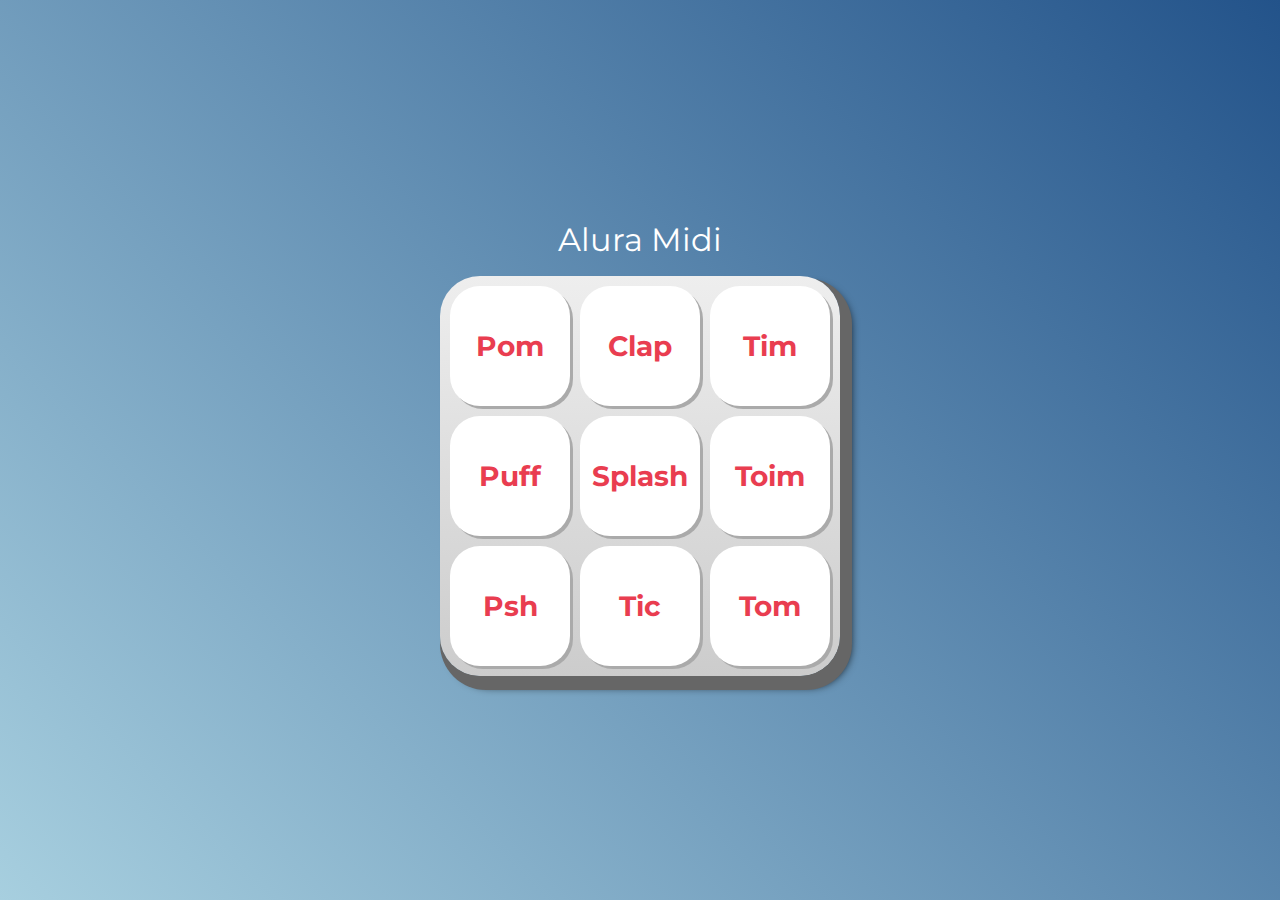
<file: index.html>
<!DOCTYPE html>
<html lang="pt-BR">
<head>
    <meta charset="UTF-8">
    <meta http-equiv="X-UA-Compatible" content="IE=edge">
    <meta name="viewport" content="width=device-width, initial-scale=1.0">

    <title>Alura MIDI</title>

    <link rel="preconnect" href="https://fonts.googleapis.com">
    <link rel="preconnect" href="https://fonts.gstatic.com" crossorigin>
    <link href="https://fonts.googleapis.com/css2?family=Montserrat:wght@500;600&display=swap" rel="stylesheet">

    <link rel="icon" type="image/png" href="images/bateria.png">
    <link rel="stylesheet" href="css/reset.css">
    <link rel="stylesheet" href="css/estilos.css">

</head>
<body>

    <h1>Alura Midi</h1>

    <section class="teclado">
        <button class="tecla tecla_pom">Pom</button>
        <button class="tecla tecla_clap">Clap</button>
        <button class="tecla tecla_tim">Tim</button>

        <button class="tecla tecla_puff">Puff</button>
        <button class="tecla tecla_splash">Splash</button>
        <button class="tecla tecla_toim">Toim</button>

        <button class="tecla tecla_psh">Psh</button>
        <button class="tecla tecla_tic">Tic</button>
        <button class="tecla tecla_tom">Tom</button>
    </section>

    <audio src="sounds/keyq.wav" id="som_tecla_pom"></audio>
    <audio src="sounds/keyw.wav" id="som_tecla_clap"></audio>
    <audio src="sounds/keye.wav" id="som_tecla_tim"></audio>
    <audio src="sounds/keya.wav" id="som_tecla_puff"></audio>
    <audio src="sounds/keys.wav" id="som_tecla_splash"></audio>
    <audio src="sounds/keyd.wav" id="som_tecla_toim"></audio>
    <audio src="sounds/keyz.wav" id="som_tecla_psh"></audio>
    <audio src="sounds/keyx.wav" id="som_tecla_tic"></audio>
    <audio src="sounds/keyc.wav" id="som_tecla_tom"></audio>

    <script src="./js/main.js"></script>

</body>
</html>
</file>
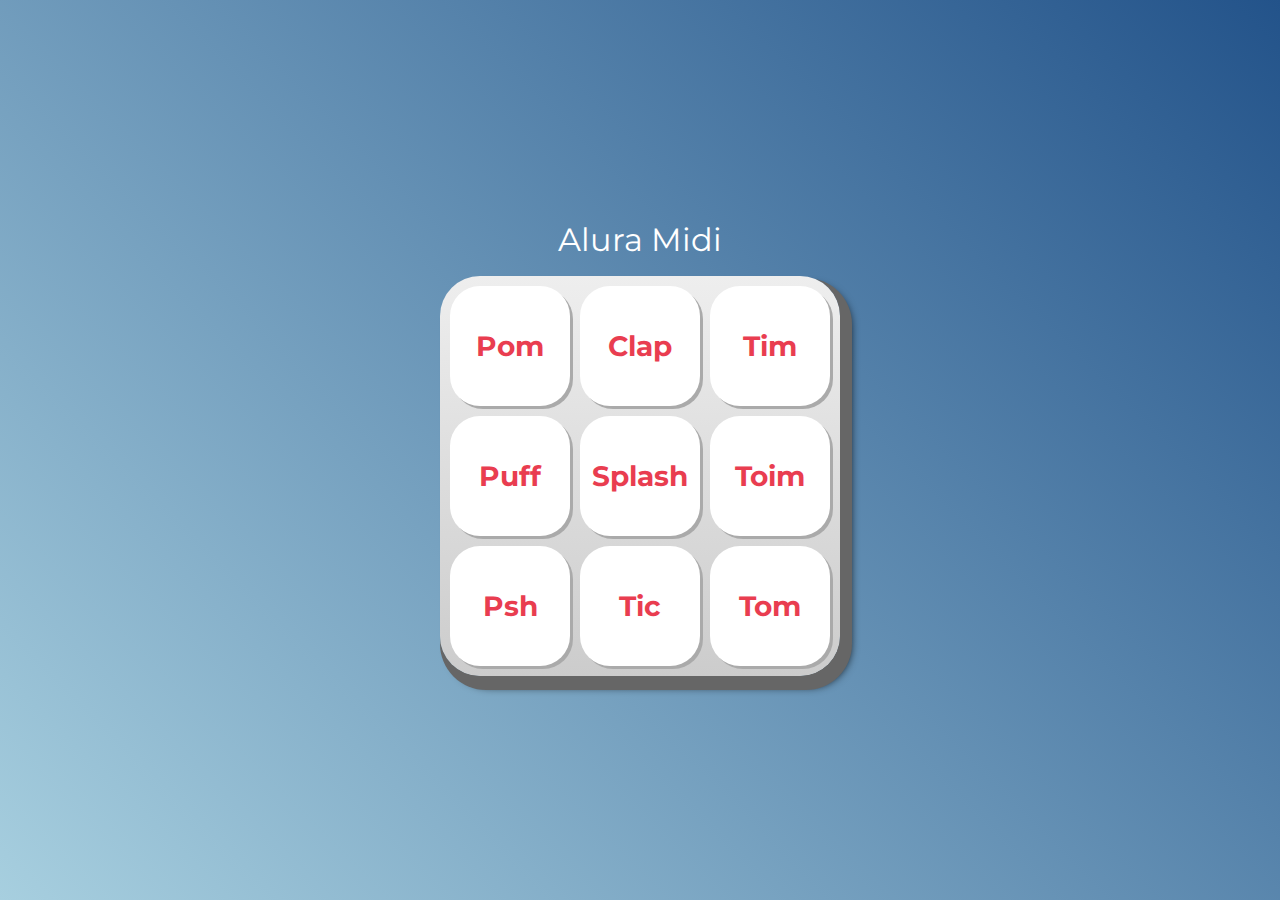
<file: project/index.html>
<!DOCTYPE html>
<html lang="pt-BR">
<head>
    <meta charset="UTF-8">
    <meta http-equiv="X-UA-Compatible" content="IE=edge">
    <meta name="viewport" content="width=device-width, initial-scale=1.0">

    <title>Alura MIDI</title>

    <link rel="preconnect" href="https://fonts.googleapis.com">
    <link rel="preconnect" href="https://fonts.gstatic.com" crossorigin>
    <link href="https://fonts.googleapis.com/css2?family=Montserrat:wght@500;600&display=swap" rel="stylesheet">

    <link rel="icon" type="image/png" href="images/bateria.png">
    <link rel="stylesheet" href="/project/css/reset.css">
    <link rel="stylesheet" href="/project/css/estilos.css">

</head>
<body>

    <h1>Alura Midi</h1>

    <section class="teclado">
        <button class="tecla tecla_pom">Pom</button>
        <button class="tecla tecla_clap">Clap</button>
        <button class="tecla tecla_tim">Tim</button>

        <button class="tecla tecla_puff">Puff</button>
        <button class="tecla tecla_splash">Splash</button>
        <button class="tecla tecla_toim">Toim</button>

        <button class="tecla tecla_psh">Psh</button>
        <button class="tecla tecla_tic">Tic</button>
        <button class="tecla tecla_tom">Tom</button>
    </section>

    <audio src="sounds/keyq.wav" id="som_tecla_pom"></audio>
    <audio src="sounds/keyw.wav" id="som_tecla_clap"></audio>
    <audio src="sounds/keye.wav" id="som_tecla_tim"></audio>
    <audio src="sounds/keya.wav" id="som_tecla_puff"></audio>
    <audio src="sounds/keys.wav" id="som_tecla_splash"></audio>
    <audio src="sounds/keyd.wav" id="som_tecla_toim"></audio>
    <audio src="sounds/keyz.wav" id="som_tecla_psh"></audio>
    <audio src="sounds/keyx.wav" id="som_tecla_tic"></audio>
    <audio src="sounds/keyc.wav" id="som_tecla_tom"></audio>

    <script src="/project/js/main.js"></script>

</body>
</html>
</file>
<file: css/estilos.css>
:root {
  --cinza: #aaa;
  --vermelha: #e93d50;
  --vermelha-escura: #af303f;
  --branca: #fff;
  --luz: rgb(229, 255, 0);
}

body {
  align-items: center;
  background: linear-gradient(45deg, #a7cfdf 0%,#23538a 100%);
  display: flex;
  justify-content: center;
  flex-direction: column;
  font-family: 'Montserrat', sans-serif;
  min-height: 100vh;
}

h1 {
  color: var(--branca);
  margin-bottom: 20px;
  font-size: 2rem;
}

.teclado {
  background: linear-gradient(to bottom, #eeeeee 0%,#cccccc 100%);
  box-shadow: 6px 8px 0 6px #666, 10px 10px 10px #000;
  border-radius: 40px;
  display: grid;
  gap: 10px;
  grid-template-columns: repeat(3, 1fr);
  padding: 10px;
}

.tecla {
  background-color: var(--branca);
  border-radius: 30px;
  box-shadow: 3px 3px 0 var(--cinza);
  color: var(--vermelha);
  cursor: pointer;
  height: 120px;
  font-size: 1.75em;
  font-weight: bold;
  line-height: 120px;
  text-align: center;
  width: 120px;
}

.tecla.ativa,
.tecla:active {
  background-color: var(--vermelha);
  border: 4px solid  var(--vermelha);
  box-shadow: 3px 3px 0 var(--vermelha-escura) inset;
  color: var(--branca);
  outline: none;
}

.tecla.focus,
.tecla:focus {
  outline: none;
  box-shadow: 1px 1px 10px var(--luz);
}

.tecla.active:focus,
.tecla:active:focus {
  box-shadow: 3px 3px 0 var(--vermelha-escura) inset, 1px 1px 10px var(--luz);
}
</file>
<file: project/css/estilos.css>
:root {
  --cinza: #aaa;
  --vermelha: #e93d50;
  --vermelha-escura: #af303f;
  --branca: #fff;
  --luz: rgb(229, 255, 0);
}

body {
  align-items: center;
  background: linear-gradient(45deg, #a7cfdf 0%,#23538a 100%);
  display: flex;
  justify-content: center;
  flex-direction: column;
  font-family: 'Montserrat', sans-serif;
  min-height: 100vh;
}

h1 {
  color: var(--branca);
  margin-bottom: 20px;
  font-size: 2rem;
}

.teclado {
  background: linear-gradient(to bottom, #eeeeee 0%,#cccccc 100%);
  box-shadow: 6px 8px 0 6px #666, 10px 10px 10px #000;
  border-radius: 40px;
  display: grid;
  gap: 10px;
  grid-template-columns: repeat(3, 1fr);
  padding: 10px;
}

.tecla {
  background-color: var(--branca);
  border-radius: 30px;
  box-shadow: 3px 3px 0 var(--cinza);
  color: var(--vermelha);
  cursor: pointer;
  height: 120px;
  font-size: 1.75em;
  font-weight: bold;
  line-height: 120px;
  text-align: center;
  width: 120px;
}

.tecla.ativa,
.tecla:active {
  background-color: var(--vermelha);
  border: 4px solid  var(--vermelha);
  box-shadow: 3px 3px 0 var(--vermelha-escura) inset;
  color: var(--branca);
  outline: none;
}

.tecla.focus,
.tecla:focus {
  outline: none;
  box-shadow: 1px 1px 10px var(--luz);
}

.tecla.active:focus,
.tecla:active:focus {
  box-shadow: 3px 3px 0 var(--vermelha-escura) inset, 1px 1px 10px var(--luz);
}
</file>
